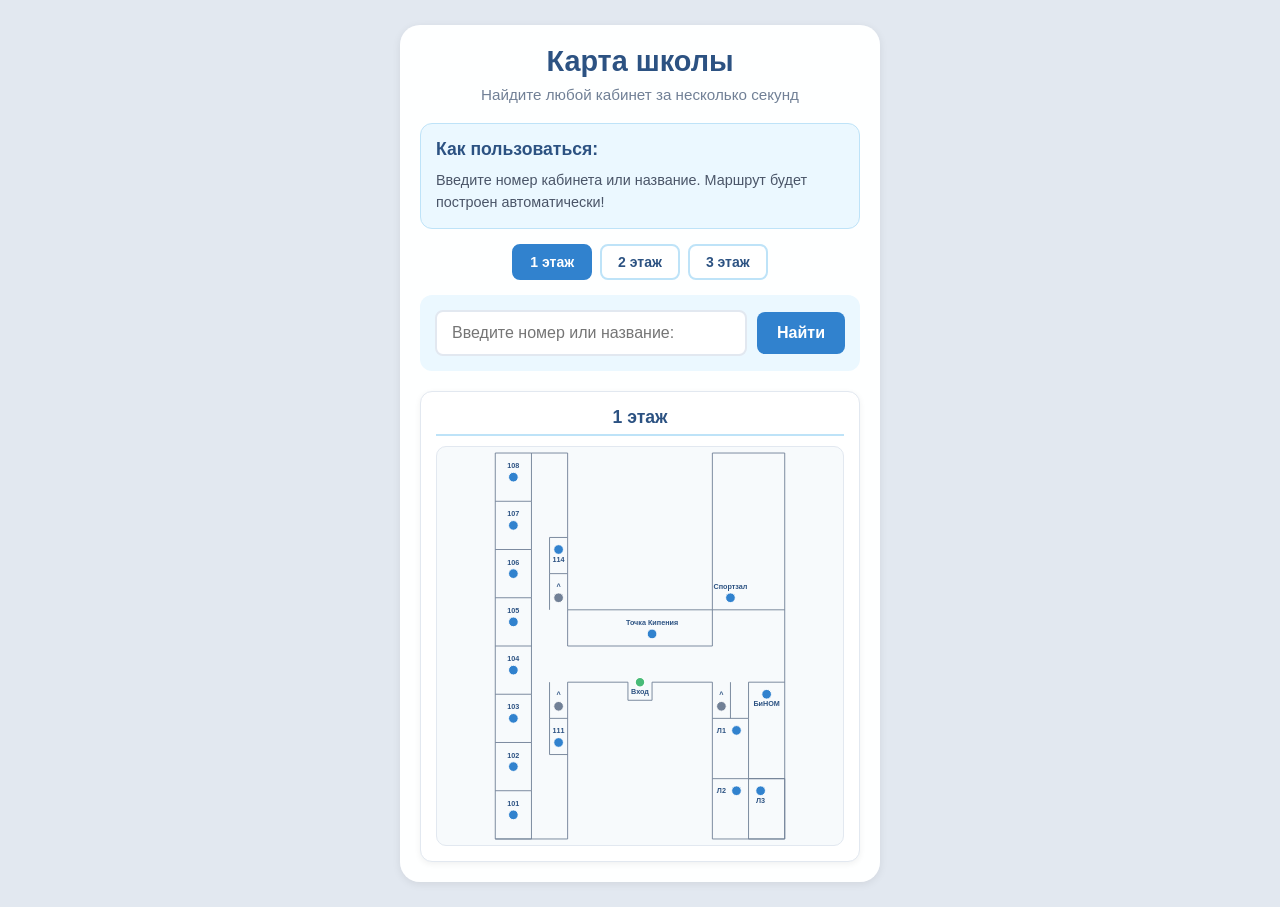
<file: index.html>
<!DOCTYPE html>
<html lang="ru">
<head>
<meta charset="UTF-8" />
<meta name="viewport" content="width=device-width, initial-scale=1.0">
<title>Карта школы</title>
<link rel="stylesheet" href="styles.css">
</head>
<body>
<div class="app">
<header>
<h1>Карта школы</h1>
<p class="subtitle">Найдите любой кабинет за несколько секунд</p>
</header>

<div class="instructions">
<h3>Как пользоваться:</h3>
<p>Введите номер кабинета или название. Маршрут будет построен автоматически!</p>
</div>

<div class="floor-selector">
<button class="floor-btn active" onclick="switchFloor(1)">1 этаж</button>
<button class="floor-btn" onclick="switchFloor(2)">2 этаж</button>
<button class="floor-btn" onclick="switchFloor(3)">3 этаж</button>
</div>

<div class="search-section">
<input id="roomInput" placeholder="Введите номер или название:" maxlength="30" />
<button onclick="buildRoute()">Найти</button>
</div>

<div class="maps" id="maps"></div>
</div>

<script src="scripts.js"></script>
</body>
</html>
</file>
<file: styles.css>
* {
            margin: 0;
            padding: 0;
            box-sizing: border-box;
        }

        body {
            margin: 0;
            font-family: 'Segoe UI', Tahoma, Geneva, Verdana, sans-serif;
            background: #e2e8f0;
            color: #0f172a;
            min-height: 100vh;
            padding: 10px;
        }

        .app {
            max-width: 480px;
            margin: 15px auto;
            background: rgba(255, 255, 255, 0.98);
            border-radius: 20px;
            padding: 20px;
            box-shadow: 0 2px 8px rgba(0, 0, 0, 0.08);
        }

        header {
            text-align: center;
            margin-bottom: 20px;
        }

        h1 {
            color: #2c5282;
            font-size: 1.8em;
            margin-bottom: 8px;
            font-weight: 600;
        }

        .subtitle {
            color: #718096;
            font-size: 0.95em;
            margin-top: 6px;
        }

        .floor-selector {
            display: flex;
            gap: 8px;
            margin-bottom: 15px;
            justify-content: center;
            flex-wrap: wrap;
        }

        .floor-btn {
            padding: 8px 16px;
            font-size: 14px;
            font-weight: 600;
            border-radius: 8px;
            border: 2px solid #bee3f8;
            cursor: pointer;
            background: #ffffff;
            color: #2c5282;
            transition: all 0.2s;
        }

        .floor-btn.active {
            background: #3182ce;
            color: #ffffff;
            border-color: #3182ce;
        }

        .floor-btn:hover {
            background: #ebf8ff;
        }

        .floor-btn.active:hover {
            background: #2c5282;
        }

        .search-section {
            display: flex;
            gap: 10px;
            align-items: center;
            justify-content: center;
            background: #ebf8ff;
            padding: 15px;
            border-radius: 12px;
            margin-bottom: 15px;
        }

        input {
            flex: 1;
            padding: 12px 15px;
            font-size: 16px;
            border-radius: 8px;
            border: 2px solid #e2e8f0;
            outline: none;
            background: #ffffff;
        }

        input:focus {
            border-color: #3182ce;
        }

        button {
            padding: 12px 20px;
            font-size: 16px;
            font-weight: 600;
            border-radius: 8px;
            border: none;
            cursor: pointer;
            background: #3182ce;
            color: #ffffff;
        }

        button:hover {
            background: #2c5282;
        }

        .maps {
            display: flex;
            flex-direction: column;
            gap: 15px;
            margin-top: 20px;
        }

        .map-card {
            background: #ffffff;
            border-radius: 12px;
            padding: 15px;
            flex: 1;
            box-shadow: 0 2px 6px rgba(0, 0, 0, 0.06);
            border: 1px solid #e2e8f0;
        }

        .map-title {
            font-weight: 600;
            font-size: 1.1em;
            margin-bottom: 10px;
            color: #2c5282;
            text-align: center;
            padding-bottom: 6px;
            border-bottom: 2px solid #bee3f8;
        }

        .map-title.step-1,
        .map-title.step-2 {
            color: #2c5282;
            border-bottom-color: #3182ce;
        }

        .map-wrapper {
            width: 100%;
            height: 400px;
            background: #f7fafc;
            border-radius: 10px;
            overflow: hidden;
            border: 1px solid #e2e8f0;
            position: relative;
        }

        svg {
            width: 100%;
            height: 100%;
        }

        .label {
            font-size: 12px;
            font-weight: 700;
            fill: #2c5282;
            text-anchor: middle;
        }

        .route,
        .route-step-1,
        .route-step-2 {
            stroke: #3182ce;
            stroke-width: 4;
            fill: none;
            opacity: 0.9;
            stroke-linecap: round;
            stroke-linejoin: round;
        }

        .node {
            fill: #a0aec0;
            stroke: #ffffff;
            stroke-width: 1;
        }

        .room {
            fill: #3182ce;
            stroke: #ffffff;
            stroke-width: 1.5;
            cursor: pointer;
        }

        .staircase {
            fill: #718096;
            stroke: #ffffff;
            stroke-width: 1.5;
            cursor: pointer;
        }

        .entrance {
            fill: #48bb78;
            stroke: #ffffff;
            stroke-width: 2;
        }

        .instructions {
            background: #ebf8ff;
            color: #2c5282;
            padding: 15px;
            border-radius: 12px;
            margin-top: 15px;
            margin-bottom: 15px;
            border: 1px solid #bee3f8;
        }

        .instructions h3 {
            margin-bottom: 10px;
            font-size: 1.1em;
            color: #2c5282;
        }

        .instructions p {
            line-height: 1.5;
            font-size: 0.9em;
            color: #4a5568;
        }

        @media (max-width: 480px) {
            .app {
                padding: 16px;
                margin: 10px;
            }

            h1 {
                font-size: 1.6em;
            }

            .search-section {
                flex-direction: column;
                padding: 12px;
            }

            input,
            button {
                width: 100%;
                padding: 10px;
                font-size: 14px;
            }

            .map-wrapper {
                height: 350px;
            }

            .map-title {
                font-size: 1em;
            }

            .floor-selector {
                gap: 5px;
            }

            .floor-btn {
                padding: 6px 12px;
                font-size: 13px;
            }
        }
</file>
